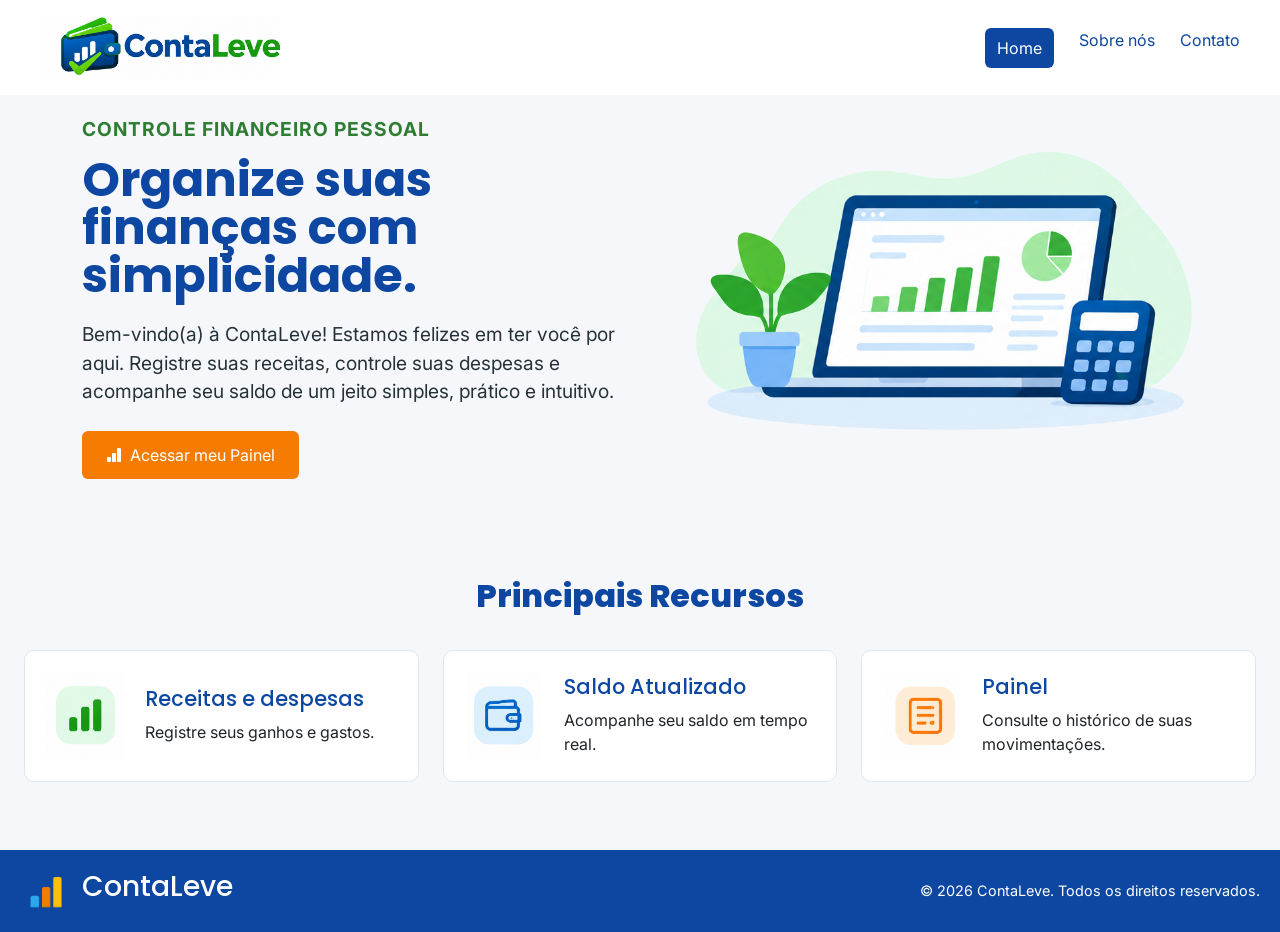
<file: index.html>
<!doctype html>
<html lang="pt-BR">
  <head>
    <meta charset="UTF-8" />
    <meta name="viewport" content="width=device-width, initial-scale=1.0" />
    <title>ContaLeve | Index</title>
    <link rel="preconnect" href="https://fonts.googleapis.com" />
    <link rel="preconnect" href="https://fonts.gstatic.com" crossorigin />
    <link
      href="https://fonts.googleapis.com/css2?family=Poppins:wght@400;600;700;800&amp;family=Inter:wght@400;500;600;700&amp;display=swap"
      rel="stylesheet"
    />
    <link
      href="https://cdn.jsdelivr.net/npm/bootstrap@5.3.3/dist/css/bootstrap.min.css"
      rel="stylesheet"
    />
    <link rel="stylesheet" href="./css/style.css" />
    <link
      rel="stylesheet"
      href="https://cdn.jsdelivr.net/npm/bootstrap-icons@1.13.1/font/bootstrap-icons.min.css"
    />
  </head>
  <body>
    <header>
      <img
        src="./assets/img/contaleve-logo.png"
        alt="Logo da ContaLeve"
        class="logo-contaleve"
      />
      <nav>
        <ul>
          <li><a href="index.html" aria-current="page">Home</a></li>
          <li><a href="sobre.html">Sobre nós</a></li>
          <li><a href="contato.html">Contato</a></li>
        </ul>
      </nav>
    </header>
    <main>
      <section class="hero hero-inicio container">
        <div class="row align-items-center">
          <div class="col-md-6">
            <p class="hero-subtitulo">Controle financeiro pessoal</p>

            <h1 class="hero-titulo">
              Organize suas finanças com simplicidade.
            </h1>

            <p class="hero-descricao">
              Bem-vindo(a) à ContaLeve! Estamos felizes em ter você por aqui. Registre suas receitas, controle suas despesas e acompanhe
              seu saldo de um jeito simples, prático e intuitivo.
            </p>

            <a href="painel.html" class="btn-painel">
              <i class="bi bi-bar-chart-fill"></i>
              <span>Acessar meu Painel</span></a
            >
          </div>

          <div class="col-md-6 text-center">
            <img
              src="./assets/img/dashboard-financas-bg.png"
              alt="Ilustração sobre organização financeira pessoal"
              class="hero-imagem"
            />
          </div>
        </div>
      </section>

      <section
        class="recursos recursos-inicio container-fluid px-3 px-xl-4 py-5"
      >
        <h2 class="text-center mb-4 titulo-recursos">Principais Recursos</h2>
        <div class="row g-4">
          <div class="col-12 col-md-4">
            <div class="card recurso-card h-100">
              <div class="card-body d-flex align-items-center gap-3 text-start">
                <img
                  src="./assets/img/icone-receitas.png"
                  alt="Ícone de receitas"
                  class="icone-recurso"
                />

                <div class="recurso-conteudo">
                  <h3 class="card-title">Receitas e despesas</h3>
                  <p class="card-text">Registre seus ganhos e gastos.</p>
                </div>
              </div>
            </div>
          </div>
          <div class="col-12 col-md-4">
            <div class="card recurso-card h-100">
              <div class="card-body d-flex align-items-center gap-3 text-start">
                <img
                  src="./assets/img/icone-saldo.png"
                  alt="Ícone de saldo"
                  class="icone-recurso"
                />
                <div class="recurso-conteudo">
                  <h3 class="card-title">Saldo Atualizado</h3>
                  <p class="card-text">Acompanhe seu saldo em tempo real.</p>
                </div>
              </div>
            </div>
          </div>
          <div class="col-12 col-md-4">
            <div class="card recurso-card h-100">
              <div class="card-body d-flex align-items-center gap-3 text-start">
                <img
                  src="./assets/img/icone-extrato.png"
                  alt="Ícone de extrato"
                  class="icone-recurso"
                />
                <div class="recurso-conteudo">
                  <h3 class="card-title">Painel</h3>
                  <p class="card-text">
                    Consulte o histórico de suas movimentações.
                  </p>
                </div>
              </div>
            </div>
          </div>
        </div>
      </section>
    </main>
    <footer class="footer-pagina footer-home py-3">
      <div class="footer-pagina-identidade">
        <img
          src="./assets/img/contaleve-barras.png"
          alt="Logo da ContaLeve"
          class="icone-contaleve-footer"
        />
        <h3 class="footer-titulo">ContaLeve</h3>
      </div>
      <p class="footer-copyright">
        &copy; 2026 ContaLeve. Todos os direitos reservados.
      </p>
    </footer>
  </body>
</html>
</file>
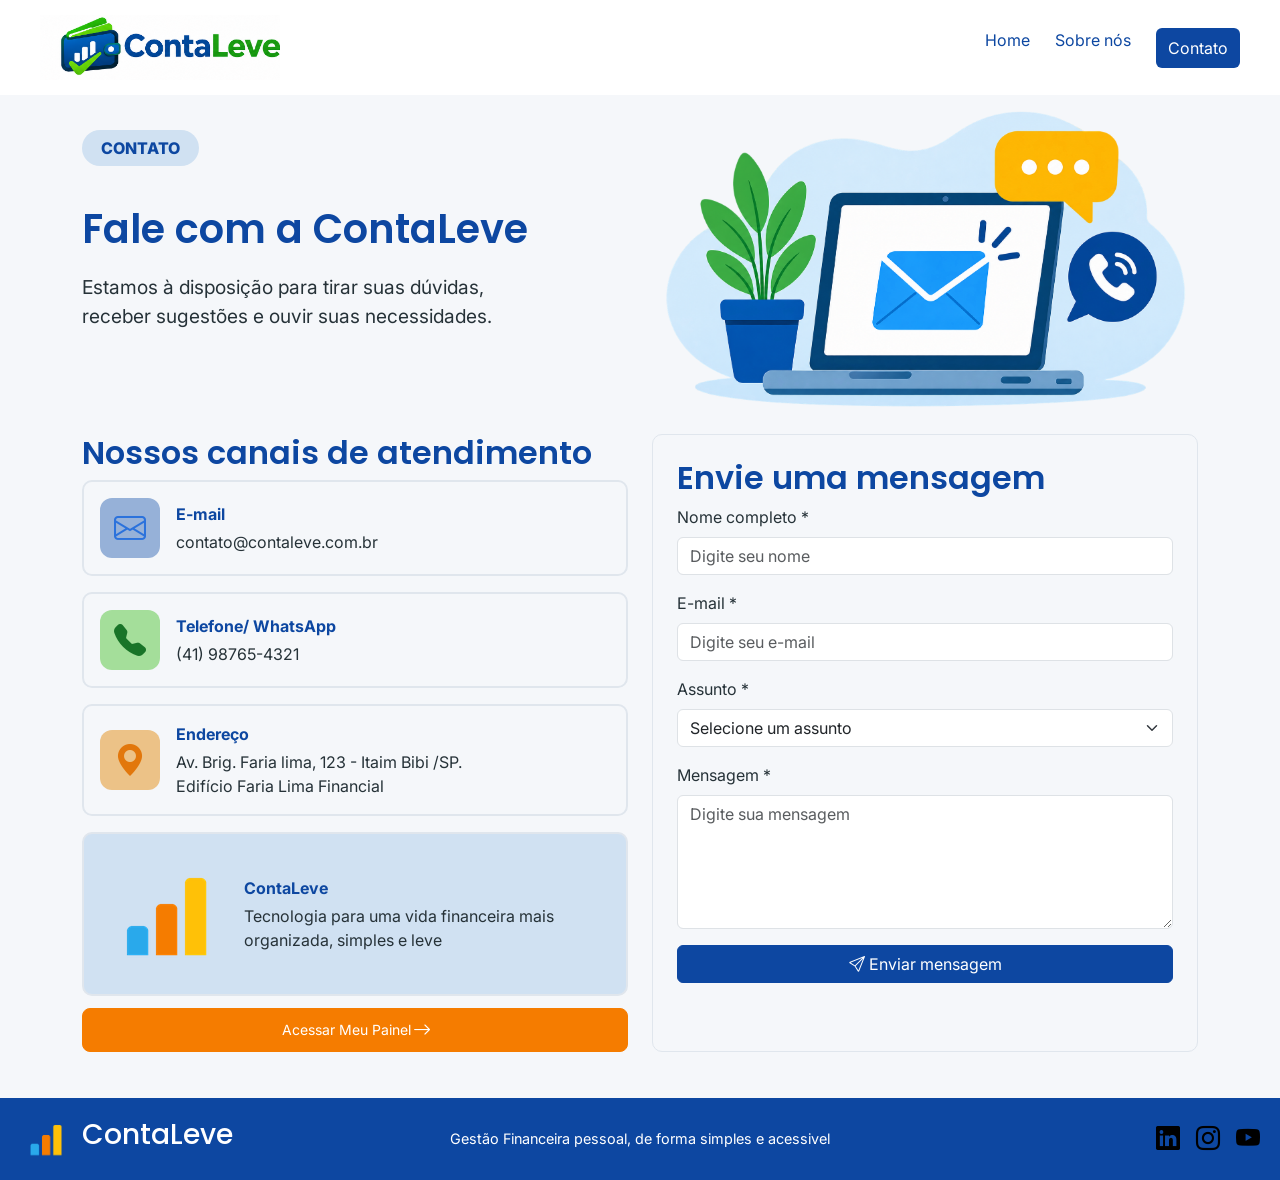
<file: contato.html>
<!doctype html>
<html lang="pt-BR">
  <head>
    <meta charset="UTF-8" />
    <meta name="viewport" content="width=device-width, initial-scale=1.0" />
    <title>ContaLeve | Contato</title>
    <link rel="preconnect" href="https://fonts.googleapis.com" />
    <link rel="preconnect" href="https://fonts.gstatic.com" crossorigin />
    <link
      href="https://fonts.googleapis.com/css2?family=Poppins:wght@400;600;700;800&amp;family=Inter:wght@400;500;600;700&amp;display=swap"
      rel="stylesheet"
    />
    <link
      href="https://cdn.jsdelivr.net/npm/bootstrap@5.3.3/dist/css/bootstrap.min.css"
      rel="stylesheet"
    />
    <link rel="stylesheet" href="./css/style.css" />
    <script src="./js/app.js" defer></script>
    <link
      rel="stylesheet"
      href="https://cdn.jsdelivr.net/npm/bootstrap-icons@1.11.3/font/bootstrap-icons.min.css"
    />
  </head>
  <body>
    <header>
      <img
        src="./assets/img/contaleve-logo.png"
        alt="Logo da ContaLeve"
        class="logo-contaleve"
      />
      <nav>
        <ul>
          <li><a href="index.html">Home</a></li>
          <li><a href="sobre.html">Sobre nós</a></li>
          <li><a href="contato.html" aria-current="page">Contato</a></li>
        </ul>
      </nav>
    </header>
    <main>
      <section class="hero hero-painel hero-sobre hero-contato container">
        <div class="row align-items-center">
          <div class="col-12 col-md-6">
            <p class="h2-hero-subtitulo sobre-badge">Contato</p>
            <h1 class="h2-hero-titulo">Fale com a ContaLeve</h1>
            <p class="h2-hero-descricao">
              Estamos à disposição para tirar suas dúvidas,<br />
              receber sugestões e ouvir suas necessidades.
            </p>
          </div>
          <div class="col-12 col-md-6 text-center">
            <img
              src="./assets/img/contato-financas.png"
              alt="Ilustração sobre organização financeira pessoal"
              class="hero-imagem"
            />
          </div>
        </div>
      </section>
      <div class="container py-3">
        <div class="contato-sections">
          <section class="contato-canais-section">
            <h2 class="h2-hero-subtitulo-contato">
              Nossos canais de atendimento
            </h2>
            <div class="contato-info-card">
              <i class="bi bi-envelope icone-envelope"></i>
              <div>
                <p class="contato-info-titulo">E-mail</p>
                <p class="h2-hero-descricao mb-0">contato@contaleve.com.br</p>
              </div>
            </div>
            <div class="contato-info-card">
              <i class="bi bi-telephone-fill icone-telephone"></i>
              <div>
                <p class="contato-info-titulo">Telefone/ WhatsApp</p>
                <p class="h2-hero-descricao mb-0">(41) 98765-4321</p>
              </div>
            </div>
            <div class="contato-info-card">
              <i class="bi bi-geo-alt-fill icone-geo"></i>
              <div>
                <p class="contato-info-titulo">Endereço</p>
                <p class="h2-hero-descricao mb-0">
                  Av. Brig. Faria lima, 123 - Itaim Bibi /SP.<br />
                  Edifício Faria Lima Financial
                </p>
              </div>
            </div>
            <div class="contato-info-card contato-info-card-marca">
              <img
                src="./assets/img/contaleve-barras.png"
                alt="Logo ContaLeve"
                class="icone-contaleve"
              />
              <div>
                <p class="contato-info-titulo">ContaLeve</p>
                <p class="h2-hero-descricao mb-0">
                  Tecnologia para uma vida financeira mais organizada,
                  simples e leve
                </p>
              </div>
            </div>
            <a
              href="painel.html"
              class="btn btn-destaque btn-sm painel-btn-adicionar contato-cta-botao w-100"
            >
              Acessar Meu Painel <i class="bi bi-arrow-right"></i>
            </a>
          </section>
          <section class="contato-form-section">
            <h2 class="h2-hero-subtitulo-contato">Envie uma mensagem</h2>
            <form id="contato-form">
              <div class="mb-3">
                <label for="nomeCompleto" class="form-label">
                  Nome completo <span aria-hidden="true">*</span>
                </label>
                <input
                  type="text"
                  class="form-control"
                  id="nomeCompleto"
                  name="nomeCompleto"
                  placeholder="Digite seu nome"
                  required
                />
              </div>
              <div class="mb-3">
                <label for="email" class="form-label">
                  E-mail <span aria-hidden="true">*</span>
                </label>
                <input
                  type="email"
                  class="form-control"
                  id="email"
                  name="email"
                  placeholder="Digite seu e-mail"
                  required
                />
              </div>
              <div class="mb-3">
                <label for="assunto" class="form-label">
                  Assunto <span aria-hidden="true">*</span>
                </label>
                <select
                  class="form-select"
                  id="assunto"
                  name="assunto"
                  required
                >
                  <option value="" selected disabled>Selecione um assunto</option>
                  <option value="precos-planos">Dúvidas sobre preços e planos</option>
                  <option value="demonstracao">Solicitar demonstração gratuita</option>
                  <option value="conhecer-plataforma">Quero conhecer melhor a plataforma</option>
                  <option value="recursos-funcionalidades">Dúvidas sobre recursos e funcionalidades</option>
                  <option value="outros">Outros assuntos</option>
                </select>
              </div>
              <div class="mb-3">
                <label for="mensagem" class="form-label">
                  Mensagem <span aria-hidden="true">*</span>
                </label>
                <textarea
                  class="form-control"
                  id="mensagem"
                  name="mensagem"
                  placeholder="Digite sua mensagem"
                  rows="5"
                  required
                ></textarea>
              </div>
              <button type="submit" class="btn btn-principal w-100">
                <i class="bi bi-send"></i> Enviar mensagem
              </button>
              <div
                id="contato-feedback"
                class="alert d-none mt-3"
                role="status"
                aria-live="polite"
              ></div>
            </form>
          </section>
        </div>
      </div>
    </main>
    <footer class="footer-pagina footer-home footer-tres-colunas py-3">
      <div class="footer-pagina-identidade">
        <img
          src="./assets/img/contaleve-barras.png"
          alt="Logo da ContaLeve"
          class="icone-contaleve-footer"
        />
        <h3 class="footer-titulo">ContaLeve</h3>
      </div>
      <p class="footer-frase">
        Gestão Financeira pessoal, de forma simples e acessivel
      </p>
      <div class="footer-pagina-redes" aria-label="Redes sociais">
        <i class="bi bi-linkedin" aria-label="LinkedIn"></i>
        <i class="bi bi-instagram" aria-label="Instagram"></i>
        <i class="bi bi-youtube" aria-label="YouTube"></i>
      </div>
    </footer>
  </body>
</html>
</file>
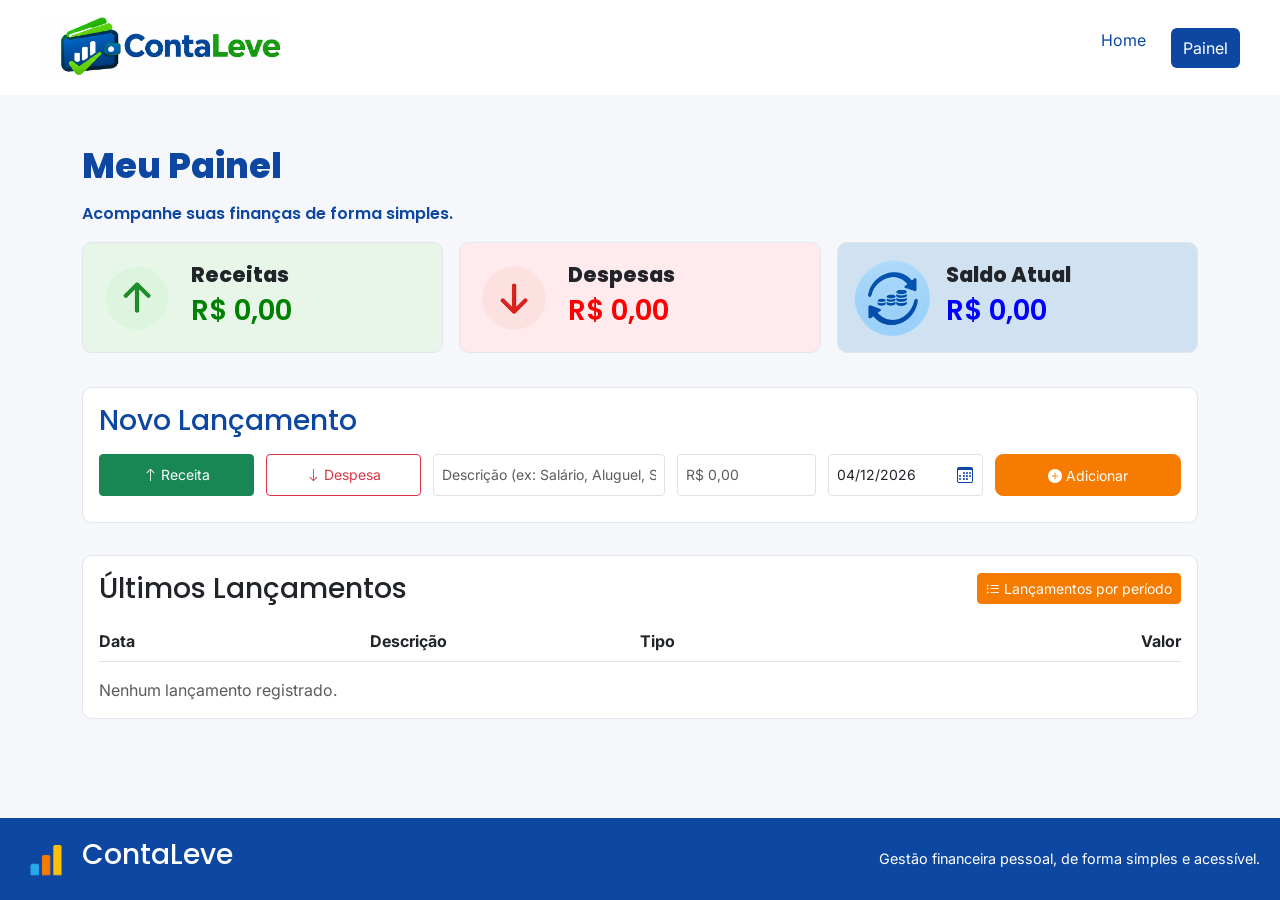
<file: painel.html>
<!doctype html>
<html lang="pt-BR">
  <head>
    <meta charset="UTF-8" />
    <meta name="viewport" content="width=device-width, initial-scale=1.0" />
    <title>ContaLeve | Meu Painel</title>
    <link rel="preconnect" href="https://fonts.googleapis.com" />
    <link rel="preconnect" href="https://fonts.gstatic.com" crossorigin />
    <link
      href="https://fonts.googleapis.com/css2?family=Poppins:wght@400;600;700;800&amp;family=Inter:wght@400;500;600;700&amp;display=swap"
      rel="stylesheet"
    />
    <link
      href="https://cdn.jsdelivr.net/npm/bootstrap@5.3.3/dist/css/bootstrap.min.css"
      rel="stylesheet"
    />
    <link rel="stylesheet" href="./css/style.css" />
    <script
      src="https://cdn.jsdelivr.net/npm/bootstrap@5.3.3/dist/js/bootstrap.bundle.min.js"
      defer
    ></script>
    <script src="./js/app.js" defer></script>
    <link
      rel="stylesheet"
      href="https://cdn.jsdelivr.net/npm/bootstrap-icons@1.11.3/font/bootstrap-icons.min.css"
    />
  </head>
  <body>
    <header>
      <img
        src="./assets/img/contaleve-logo.png"
        alt="Logo da ContaLeve"
        class="logo-contaleve"
      />
      <nav>
        <ul>
          <li><a href="index.html">Home</a></li>
          <li><a href="painel.html" aria-current="page">Painel</a></li>
        </ul>
      </nav>
    </header>
    <main>
      <section class="hero hero-painel container">
        <div class="row align-items-center">
          <div class="col-12 col-md-6">
            <h1 class="h2-hero-subtitulo">Meu Painel</h1>
            <p class="h2-hero-titulo">
              Acompanhe suas finanças de forma simples.
            </p>
          </div>
        </div>
      </section>

      <section class="recursos painel-resumo container pt-0 pb-2">
        <div class="row g-3">
          <div class="col-12 col-md-4">
            <div class="card recurso-card receitas-card h-100">
              <div class="card-body d-flex align-items-center gap-3 text-start">
                <img
                  src="./assets/img/contaleve-receita.png"
                  alt="Ícone de receitas"
                  class="icone-recurso"
                />
                <div class="recurso-conteudo">
                  <p class="painel-p-titulo">Receitas</p>
                  <h3 id="total-receitas" class="painel-h3-receitas">R$ 0,00</h3>
                </div>
              </div>
            </div>
          </div>
          <div class="col-12 col-md-4">
            <div class="card recurso-card despesas-card h-100">
              <div class="card-body d-flex align-items-center gap-3 text-start">
                <img
                  src="./assets/img/contaleve-despesa.png"
                  alt="Ícone de despesas"
                  class="icone-recurso"
                />
                <div class="recurso-conteudo">
                  <p class="painel-p-titulo">Despesas</p>
                  <h3 id="total-despesas" class="painel-h3-despesas">R$ 0,00</h3>
                </div>
              </div>
            </div>
          </div>
          <div class="col-12 col-md-4">
            <div class="card recurso-card saldo-card h-100">
              <div class="card-body d-flex align-items-center gap-3 text-start">
                <img
                  src="./assets/img/contaleve-saldo.png"
                  alt="Ícone de saldo"
                  class="icone-recurso"
                />
                <div class="recurso-conteudo">
                  <p class="painel-p-titulo">Saldo Atual</p>
                  <h3 id="saldo-atual" class="painel-h3-saldo">R$ 0,00</h3>
                </div>
              </div>
            </div>
          </div>
        </div>
      </section>
      <section class="container py-3">
        <div class="row">
          <div class="col-12">
            <div class="card recurso-card h-100">
              <div class="card-body text-start">
                <h3 class="mb-3 titulo-lancamento">Novo Lançamento</h3>
                <div class="painel-form-lancamento">
                  <button
                    id="btn-receita"
                    type="button"
                    class="btn btn-success btn-sm painel-btn-receita"
                  >
                    <i class="bi bi-arrow-up"></i> Receita
                  </button>
                  <button
                    id="btn-despesa"
                    type="button"
                    class="btn btn-danger btn-sm painel-btn-despesa"
                  >
                    <i class="bi bi-arrow-down"></i> Despesa
                  </button>
                  <div class="campo-descricao">
                    <input
                      type="text"
                      class="form-control form-control-sm"
                      id="descricao"
                      placeholder="Descrição (ex: Salário, Aluguel, Supermercado)"
                    />
                  </div>
                  <div class="campo-valor">
                    <input
                      type="text"
                      class="form-control form-control-sm"
                      id="valor"
                      inputmode="numeric"
                      autocomplete="off"
                      placeholder="R$ 0,00"
                      aria-label="Valor do lançamento"
                    />
                  </div>
                  <div class="campo-data">
                    <input
                      type="text"
                      class="form-control form-control-sm"
                      id="data"
                      inputmode="numeric"
                      autocomplete="off"
                      maxlength="10"
                      placeholder="dd/mm/aaaa"
                      aria-label="Data do lançamento"
                    />
                    <span class="campo-data-icone" aria-hidden="true">
                      <i class="bi bi-calendar3"></i>
                    </span>
                    <input
                      type="date"
                      class="campo-data-picker"
                      id="data-picker"
                      tabindex="-1"
                      aria-hidden="true"
                    />
                  </div>
                  <button
                    id="btn-adicionar"
                    type="button"
                    class="btn btn-destaque btn-sm painel-btn-adicionar"
                  >
                    <i class="bi bi-plus-circle-fill"></i> Adicionar
                  </button>
                </div>
              </div>
            </div>
          </div>
        </div>
      </section>
      <section class="container py-3">
        <div class="card recurso-card h-100">
          <div
            class="card-body d-flex flex-wrap justify-content-between align-items-center gap-3 text-start"
          >
            <h3 class="mb-0">Últimos Lançamentos</h3>
            <button
              id="btn-extrato"
              type="button"
              class="btn btn-destaque btn-sm"
            >
              <i class="bi bi-list-ul"></i>
              <span id="btn-extrato-rotulo">Selecione o período</span>
            </button>
            <div
              class="row g-0 w-100 mt-2 fw-bold border-bottom pb-2 painel-lista-cabecalho"
            >
              <div class="col-6 col-md-3">Data</div>
              <div class="col-6 col-md-3">Descrição</div>
              <div class="col-6 col-md-3">Tipo</div>
              <div class="col-6 col-md-3 text-md-end">Valor</div>
            </div>
            <div id="lista-lancamentos" class="w-100" aria-live="polite">
              <p class="text-muted mb-0">
                Nenhum lançamento registrado.
              </p>
            </div>
          </div>
        </div>
      </section>
    </main>
    <footer class="footer-pagina footer-home py-3">
      <div class="footer-pagina-identidade">
        <img
          src="./assets/img/contaleve-barras.png"
          alt="Logo da ContaLeve"
          class="icone-contaleve-footer"
        />
        <h3 class="footer-titulo">ContaLeve</h3>
      </div>
      <p class="footer-copyright">
         Gestão financeira pessoal, de forma simples e acessível.
      </p>
    </footer>
    <div
      class="modal fade"
      id="modal-periodo"
      tabindex="-1"
      aria-labelledby="modal-periodo-titulo"
      aria-hidden="true"
    >
      <div class="modal-dialog modal-dialog-centered">
        <div class="modal-content">
          <div class="modal-header">
            <h5 class="modal-title" id="modal-periodo-titulo">
              Lançamentos por período
            </h5>
            <button
              type="button"
              class="btn-close"
              data-bs-dismiss="modal"
              aria-label="Fechar"
            ></button>
          </div>
          <div class="modal-body">
            <div class="form-check">
              <input
                class="form-check-input"
                type="radio"
                name="periodo-opcao"
                id="periodo-7"
                value="7d"
              />
              <label class="form-check-label" for="periodo-7">
                Últimos 7 dias
              </label>
            </div>
            <div class="form-check">
              <input
                class="form-check-input"
                type="radio"
                name="periodo-opcao"
                id="periodo-15"
                value="15d"
              />
              <label class="form-check-label" for="periodo-15">
                Últimos 15 dias
              </label>
            </div>
            <div class="form-check">
              <input
                class="form-check-input"
                type="radio"
                name="periodo-opcao"
                id="periodo-30"
                value="30d"
              />
              <label class="form-check-label" for="periodo-30">
                Últimos 30 dias (1 mês)
              </label>
            </div>
            <div class="form-check">
              <input
                class="form-check-input"
                type="radio"
                name="periodo-opcao"
                id="periodo-custom"
                value="custom"
              />
              <label class="form-check-label" for="periodo-custom">
                Período específico
              </label>
            </div>
            <div id="periodo-custom-campos" class="row g-2 mt-1 d-none">
              <div class="col-6">
                <label class="form-label mb-1" for="periodo-de">De</label>
                <div class="campo-data">
                  <input
                    type="text"
                    id="periodo-de"
                    class="form-control form-control-sm"
                    inputmode="numeric"
                    autocomplete="off"
                    maxlength="10"
                    placeholder="dd/mm/aaaa"
                  />
                  <span class="campo-data-icone" aria-hidden="true">
                    <i class="bi bi-calendar3"></i>
                  </span>
                  <input
                    type="date"
                    class="campo-data-picker"
                    id="periodo-de-picker"
                    tabindex="-1"
                    aria-hidden="true"
                  />
                </div>
              </div>
              <div class="col-6">
                <label class="form-label mb-1" for="periodo-ate">Até</label>
                <div class="campo-data">
                  <input
                    type="text"
                    id="periodo-ate"
                    class="form-control form-control-sm"
                    inputmode="numeric"
                    autocomplete="off"
                    maxlength="10"
                    placeholder="dd/mm/aaaa"
                  />
                  <span class="campo-data-icone" aria-hidden="true">
                    <i class="bi bi-calendar3"></i>
                  </span>
                  <input
                    type="date"
                    class="campo-data-picker"
                    id="periodo-ate-picker"
                    tabindex="-1"
                    aria-hidden="true"
                  />
                </div>
              </div>
            </div>
          </div>
          <div class="modal-footer">
            <button
              type="button"
              id="periodo-limpar"
              class="btn btn-sm btn-outline-secondary"
            >
              Limpar filtro
            </button>
            <button
              type="button"
              id="periodo-aplicar"
              class="btn btn-sm btn-principal"
            >
              Aplicar
            </button>
          </div>
        </div>
      </div>
    </div>
  </body>
</html>
</file>
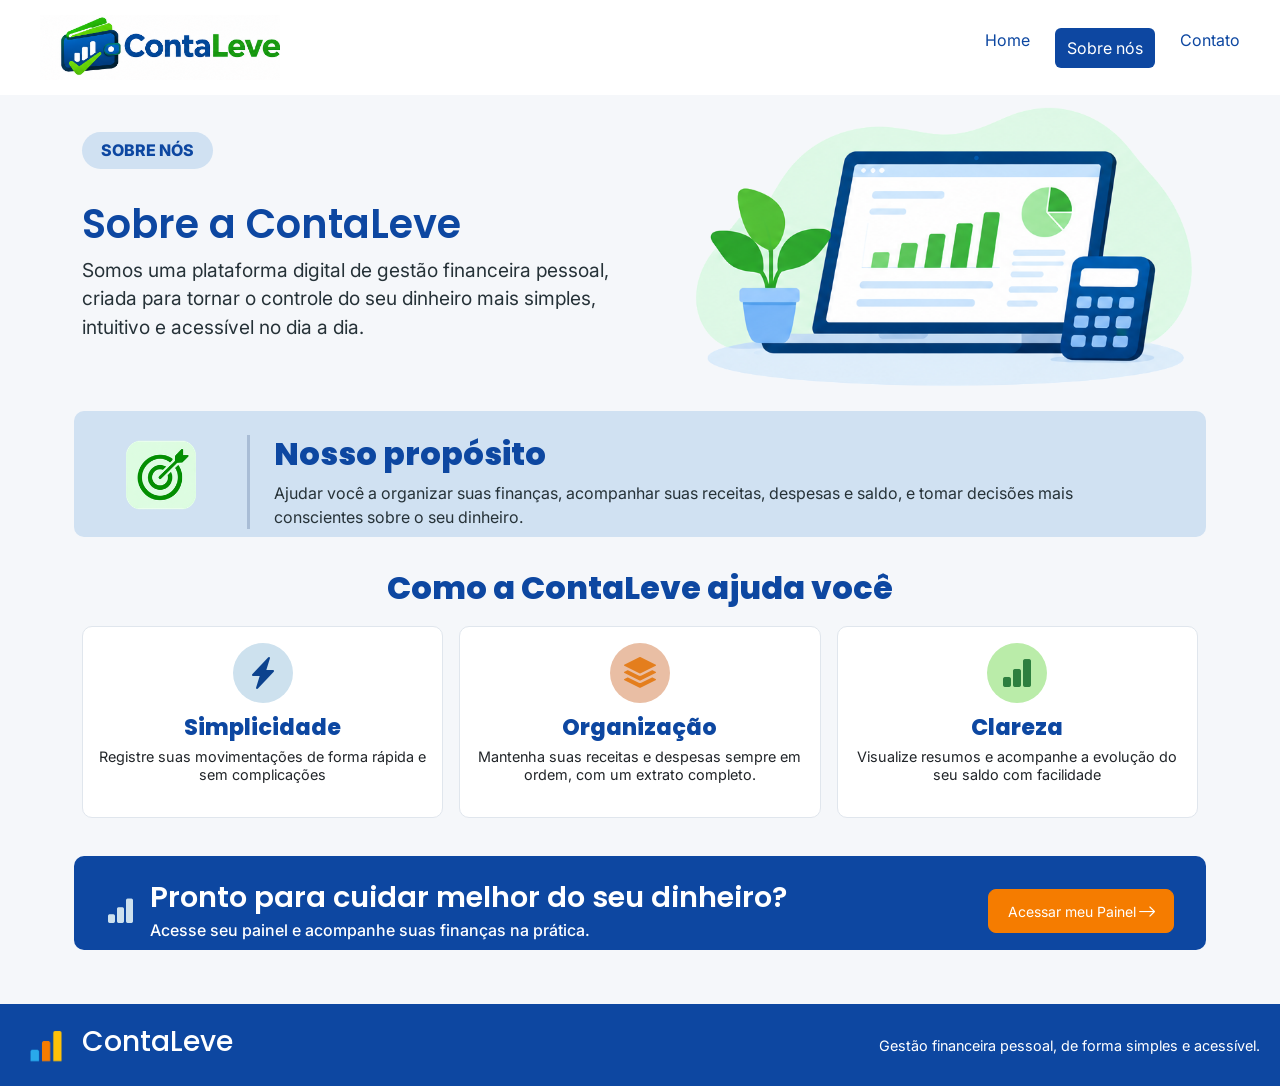
<file: sobre.html>
<!doctype html>
<html lang="pt-BR">
  <head>
    <meta charset="UTF-8" />
    <meta name="viewport" content="width=device-width, initial-scale=1.0" />
    <title>ContaLeve | Sobre Nós</title>
    <link rel="preconnect" href="https://fonts.googleapis.com" />
    <link rel="preconnect" href="https://fonts.gstatic.com" crossorigin />
    <link
      href="https://fonts.googleapis.com/css2?family=Poppins:wght@400;600;700;800&amp;family=Inter:wght@400;500;600;700&amp;display=swap"
      rel="stylesheet"
    />
    <link
      href="https://cdn.jsdelivr.net/npm/bootstrap@5.3.3/dist/css/bootstrap.min.css"
      rel="stylesheet"
    />
    <link rel="stylesheet" href="./css/style.css" />
    <link
      rel="stylesheet"
      href="https://cdn.jsdelivr.net/npm/bootstrap-icons@1.11.3/font/bootstrap-icons.min.css"
    />
  </head>
  <body>
    <header>
      <img
        src="./assets/img/contaleve-logo.png"
        alt="Logo da ContaLeve"
        class="logo-contaleve"
      />
      <nav>
        <ul>
          <li><a href="index.html">Home</a></li>
          <li><a href="sobre.html" aria-current="page">Sobre nós</a></li>
          <li><a href="contato.html">Contato</a></li>
        </ul>
      </nav>
    </header>
    <main>
      <section class="hero hero-painel hero-sobre container">
        <div class="row align-items-center">
          <div class="col-12 col-md-6">
            <p class="h2-hero-subtitulo sobre-badge">Sobre nós</p>
            <h1 class="h2-hero-titulo">Sobre a ContaLeve</h1>
            <p class="h2-hero-descricao">
              Somos uma plataforma digital de gestão financeira pessoal,<br />
              criada para tornar o controle do seu dinheiro mais simples,<br />
              intuitivo e acessível no dia a dia.
            </p>
          </div>
          <div class="col-12 col-md-6 text-center">
            <img
              src="./assets/img/dashboard-financas-bg.png"
              alt="Ilustração sobre organização financeira pessoal"
              class="hero-imagem"
            />
          </div>
        </div>
      </section>

      <section class="container py-3">
        <div class="proposito-card row g-3 align-items-center px-4 py-2">
          <div class="col-12 col-md-2 d-flex align-items-center">
            <img
              src="./assets/img/contaleve-target.png"
              alt=""
              class="icone-proposito"
            />
          </div>
          <div class="col-12 col-md-10 proposito-conteudo">
            <h2 class="h2-hero-subtitulo">Nosso propósito</h2>
            <p class="h2-hero-descricao mb-0">
              Ajudar você a organizar suas finanças, acompanhar suas receitas,
              despesas e saldo, e tomar decisões mais conscientes sobre o seu
              dinheiro.
            </p>
          </div>
        </div>
      </section>

      <section class="container py-3">
        <h2 class="h2-hero-subtitulo text-center">
          Como a ContaLeve ajuda você
        </h2>
        <div class="row g-3">
          <div class="col-12 col-md-4">
            <div class="card recurso-card h-100">
              <div
                class="card-body d-flex flex-column align-items-center gap-2 text-center"
              >
                <i class="bi bi-lightning-charge-fill icone-beneficio"></i>
                <div class="recurso-conteudo">
                  <p class="sobre-p-titulo">Simplicidade</p>
                  <h3 class="sobre-h3-descricao">
                    Registre suas movimentações de forma rápida e sem
                    complicações
                  </h3>
                </div>
              </div>
            </div>
          </div>
          <div class="col-12 col-md-4">
            <div class="card recurso-card h-100">
              <div
                class="card-body d-flex flex-column align-items-center gap-2 text-center"
              >
                <i class="bi bi-stack icone-organizacao"></i>
                <div class="recurso-conteudo">
                  <p class="sobre-p-titulo">Organização</p>
                  <h3 class="sobre-h3-descricao">
                    Mantenha suas receitas e despesas sempre em ordem, com um
                    extrato completo.
                  </h3>
                </div>
              </div>
            </div>
          </div>
          <div class="col-12 col-md-4">
            <div class="card recurso-card h-100">
              <div
                class="card-body d-flex flex-column align-items-center gap-2 text-center"
              >
                <i class="bi bi-bar-chart-fill icone-clareza"></i>
                <div class="recurso-conteudo">
                  <p class="sobre-p-titulo">Clareza</p>
                  <h3 class="sobre-h3-descricao">
                    Visualize resumos e acompanhe a evolução do seu saldo com
                    facilidade
                  </h3>
                </div>
              </div>
            </div>
          </div>
        </div>
      </section>
      <section class="container py-4 mt-4">
        <div class="pronto-card row g-3 align-items-center px-4 py-2">
          <div class="col-auto">
            <i class="bi bi-bar-chart-fill icone-pronto"></i>
          </div>
          <div class="col">
            <h2 class="h2-hero-subtitulo mb-1">
              Pronto para cuidar melhor do seu dinheiro?
            </h2>
            <p class="h2-hero-descricao mb-0">
              Acesse seu painel e acompanhe suas finanças na prática.
            </p>
          </div>
          <div class="col-12 col-md-auto ms-md-auto text-md-end">
            <a
              href="painel.html"
              class="btn btn-destaque btn-sm painel-btn-adicionar sobre-cta-botao"
            >
              Acessar meu Painel <i class="bi bi-arrow-right"></i>
            </a>
          </div>
        </div>
      </section>
    </main>
    <footer class="footer-pagina footer-home py-3">
      <div class="footer-pagina-identidade">
        <img
          src="./assets/img/contaleve-barras.png"
          alt="Logo da ContaLeve"
          class="icone-contaleve-footer"
        />
        <h3 class="footer-titulo">ContaLeve</h3>
      </div>
      <p class="footer-copyright">
        Gestão financeira pessoal, de forma simples e acessível.
      </p>
    </footer>
  </body>
</html>
</file>
<file: css/style.css>
:root {
  --cor-principal: #0d47a1;
  --cor-secundaria: #2e7d32;
  --cor-destaque: #f57c00;
  --fonte-titulo: "Poppins", "Segoe UI", Arial, sans-serif;
  --fonte-texto: "Inter", "Segoe UI", Arial, sans-serif;
}

body {
  font-family: var(--fonte-texto);
  margin: 0;
  color: #263238;
  min-height: 100vh;
  display: flex;
  flex-direction: column;
}

h1,
h2,
h3,
h4,
h5,
h6,
.h2-hero-titulo,
.painel-p-titulo,
.sobre-p-titulo {
  font-family: var(--fonte-titulo);
}

main {
  background-color: #f5f7fa;
  flex: 1;
  padding-bottom: 30px;
}

main h2 {
  color: var(--cor-principal);
}

header {
  display: flex;
  justify-content: space-between;
  align-items: center;
  padding: 15px 40px;
}

header nav ul {
  display: flex;
  list-style: none;
  gap: 25px;
  margin: 0;
  padding: 0;
}

header a {
  text-decoration: none;
  color: var(--cor-principal);
}

header a:hover {
  color: var(--cor-secundaria);
}

header nav a[aria-current="page"] {
  display: inline-block;
  padding: 8px 12px;
  border-radius: 6px;
  background-color: var(--cor-principal);
  color: #ffffff;
}

.logo-contaleve {
  display: block;
  width: 240px;
  height: 65px;
  object-fit: cover;
  object-position: center;
}

.icon-contaleve {
  display: block;
  width: 100px;
  height: 65px;
  object-fit: cover;
  object-position: center;
}

.header-painel {
  background-color: var(--cor-principal);
  color: #ffffff;
  display: flex;
  justify-content: flex-start;
  align-items: center;
  gap: 12px;
  padding: 15px 40px;
  margin-top: 0;
}

.header-painel h2 {
  margin: 0;
}

.header-painel nav {
  margin-left: auto;
}

.header-painel nav ul {
  justify-content: flex-end;
}

.header-painel nav a {
  color: #ffffff;
}

.header-painel nav a[aria-current="page"] {
  padding: 8px 12px;
  border-radius: 6px;
  background-color: #ffffff;
  color: var(--cor-principal);
}

.header-painel nav a:hover {
  color: #d0e1f2;
}

.header-painel nav a[aria-current="page"]:hover {
  border-radius: 6px;
  background-color: #ffffff;
  color: var(--cor-principal);
}

.painel-btn-perfil {
  margin-left: auto;
  color: #ffffff;
  border-color: #ffffff;
}

.header-painel .painel-btn-perfil {
  margin-left: 12px;
}

.painel-btn-mes {
  width: 160px;
  flex: 1 1 auto;
  color: black;
  background-color: transparent;
  border: 0;
}

.painel-mes-grupo {
  width: 220px;
  margin-left: auto;
  border: 1px solid #88b9f9;
  border-radius: 8px;
  overflow: hidden;
}

.painel-mes-icone {
  color: #000000;
  background-color: transparent;
  border: 0;
}

@media (max-width: 767.98px) {
  header,
  .header-painel {
    flex-wrap: wrap;
    gap: 12px 18px;
    padding: 15px 20px;
  }
}

.hero {
  padding-top: 50px;
  padding-bottom: 50px;
}

.hero-inicio {
  padding-top: 20px;
}

.hero-painel {
  padding-bottom: 0;
}

section.hero.hero-sobre {
  padding-top: 0;
}

.hero .h2-hero-subtitulo {
  color: var(--cor-principal);
  font-size: 2.2rem;
  margin-bottom: 15px;
}

.hero .hero-subtitulo {
  color: var(--cor-secundaria);
  font-size: 1.2rem;
  font-weight: 700;
  text-transform: uppercase;
  letter-spacing: 1px;
  margin-bottom: 12px;
}

.hero .hero-titulo {
  color: var(--cor-principal);
  font-size: clamp(2rem, 4vw, 3rem);
  font-weight: 700;
  text-transform: none;
  line-height: 1;
  margin-bottom: 20px;
}

.hero .hero-descricao {
  color: #263238;
  font-size: 1.2rem;
  line-height: 1.5;
  margin-bottom: 20px;
}

.h2-hero-subtitulo {
  font-weight: 800;
}

.h2-hero-subtitulo-contato {
  font-weight: 600;
}

.h2-hero-titulo {
  font-weight: 600;
  color: var(--cor-principal);
}

.hero .h2-hero-descricao {
  font-size: 1.2rem;
}

.hero .sobre-badge {
  display: inline-block;
  position: relative;
  top: -16px;
  padding: 0.4rem 1.2rem;
  border-radius: 999px;
  background-color: #d0e1f2;
  color: var(--cor-principal);
  font-size: 1rem;
  text-transform: uppercase;
}

.hero-contato .sobre-badge {
  top: -36px;
}

.hero-contato .h2-hero-titulo {
  position: relative;
  top: -12px;
}

.hero-imagem {
  display: block;
  max-width: 100%;
  width: 600px;
  height: auto;
  background-color: #f5f7fa;
}

.btn-painel {
  display: inline-flex;
  align-items: center;
  justify-content: center;
  gap: 8px;
  margin-top: 5px;
  padding: 12px 24px;
  background-color: var(--cor-destaque);
  color: #ffffff;
  text-decoration: none;
  border-radius: 6px;
}

.btn-painel:hover {
  background-color: var(--cor-secundaria);
  color: #ffffff;
}

.icone-botao {
  width: 20px;
  height: 20px;
  object-fit: contain;
}

.painel-btn-receita {
  padding: 0.55rem 1.1rem;
}

.painel-btn-despesa {
  padding: 0.55rem 1.1rem;
}

.painel-btn-adicionar {
  padding: 0.65rem 1.2rem;
  border-radius: 8px;
}

.btn-destaque {
  background-color: var(--cor-destaque);
  border-color: var(--cor-destaque);
  color: #ffffff;
}

.btn-destaque:hover {
  background-color: var(--cor-destaque);
  border-color: var(--cor-destaque);
  color: #ffffff;
  filter: brightness(0.9);
}

.btn-principal {
  background-color: var(--cor-principal);
  border-color: var(--cor-principal);
  color: #ffffff;
}

.btn-principal:hover {
  background-color: #0a3a85;
  border-color: #0a3a85;
  color: #ffffff;
}

.contato-cta-botao {
  margin-top: 0.75rem;
}

.contato-cta-botao i {
  display: inline-block;
  transform: scale(1.3);
}

.sobre-cta-botao i {
  display: inline-block;
  transform: scale(1.3);
}

.recurso-card {
  margin-top: 10px;
  border: 1.5px solid #e0e6ed;
  border-radius: 10px;
  transition: transform 0.2s ease;
}

.recurso-card:hover {
  transform: translateY(-5px);
}

.titulo-recursos {
  font-weight: 800;
}

.receitas-card {
  background-color: #e8f5e9;
}

.despesas-card {
  background-color: #ffebee;
}

.saldo-card {
  background-color: #d0e1f2;
}

.recurso-conteudo {
  flex: 1;
  min-width: 0;
}

.recurso-conteudo .card-title {
  color: var(--cor-principal);
  font-size: 1.3rem;
  margin-bottom: 8px;
}

.recurso-conteudo .card-text {
  font-size: 1rem;
  margin-bottom: 0;
}

.icone-recurso {
  flex: 0 0 60px;
  width: 100px;
  height: 100px;
  object-fit: contain;
  margin: 0;
}

.recursos-inicio .icone-recurso {
  flex-basis: 88px;
  width: 88px;
  height: 88px;
}

.painel-resumo {
  padding-top: 0 !important;
  margin-top: -8px;
}

.painel-resumo .recurso-card {
  margin-top: 0;
}

.painel-resumo .icone-recurso {
  flex: 0 0 76px;
  width: 76px;
  height: 76px;
}

.painel-h3-despesas {
  color: red;
  font-weight: 600;
}

.painel-h3-receitas {
  color: green;
  font-weight: 600;
}

.painel-h3-saldo {
  color: blue;
  font-weight: 600;
}

.titulo-lancamento {
  color: var(--cor-principal);
}

.painel-lista-cabecalho > :not(:last-child),
#lista-lancamentos .row > :not(:last-child) {
  padding-right: 0.75rem;
}

.painel-lista-cabecalho > *,
#lista-lancamentos .row > * {
  overflow-wrap: break-word;
}

.painel-p-titulo {
  font-size: 1.3rem;
  font-weight: 800;
  margin-bottom: 4px;
}

.painel-form-lancamento {
  display: grid;
  grid-template-columns:
    minmax(100px, 1fr) minmax(100px, 1fr) minmax(170px, 1.5fr)
    minmax(100px, 0.9fr) minmax(130px, 1fr) minmax(120px, 1.2fr);
  align-items: end;
  gap: 0.75rem;
  border-radius: 10px;
}

.painel-form-lancamento > div {
  min-width: 0;
}

.painel-form-lancamento > button {
  width: 100%;
}

.painel-form-lancamento .form-control {
  width: 100%;
}

.painel-form-lancamento > button,
.painel-form-lancamento .form-control {
  height: 42px;
}

.campo-data {
  position: relative;
}

.campo-data .form-control {
  padding-right: 36px;
}

.campo-data-icone {
  position: absolute;
  top: 0;
  bottom: 0;
  right: 0;
  width: 36px;
  display: flex;
  align-items: center;
  justify-content: center;
  color: var(--cor-principal);
  pointer-events: none;
}

.campo-data-picker {
  position: absolute;
  top: 0;
  bottom: 0;
  right: 0;
  width: 36px;
  margin: 0;
  padding: 0;
  border: 0;
  opacity: 0;
  cursor: pointer;
}

@media (max-width: 767.98px) {
  .painel-form-lancamento {
    grid-template-columns: repeat(2, minmax(0, 1fr));
  }

  .painel-form-lancamento .campo-descricao {
    grid-column: 1 / -1;
  }
}

footer {
  background-color: var(--cor-principal);
  color: #ffffff;
  text-align: center;
  padding: 20px;
}

footer p {
  margin: 0;
  font-size: 0.9rem;
}

.footer-pagina {
  display: flex;
  justify-content: space-between;
  align-items: center;
  gap: 1rem;
}

.footer-pagina-identidade {
  display: flex;
  justify-content: flex-start;
  align-items: center;
  gap: 12px;
  text-align: left;
}

.footer-pagina-redes {
  display: flex;
  align-items: center;
  gap: 1rem;
  color: #000000;
  font-size: 1.5rem;
}

.footer-pagina > .footer-copyright {
  margin-left: auto;
  text-align: right;
}

.footer-home {
  background-color: var(--cor-principal);
}

.footer-home .footer-titulo {
  color: #ffffff;
}

.footer-home > .footer-copyright {
  color: #ffffff;
}

.footer-tres-colunas {
  display: grid;
  grid-template-columns: 1fr auto 1fr;
}

.footer-tres-colunas > .footer-frase {
  margin: 0;
  text-align: center;
  color: #ffffff;
}

.footer-tres-colunas > .footer-pagina-redes {
  justify-self: end;
}

.footer-sobre {
  background-color: #eaedf0;
}

.footer-sobre h3 {
  color: var(--cor-principal);
}

.footer-sobre p {
  color: black;
}

.footer-contato {
  background-color: #eaedf0;
}

.footer-contato h3 {
  color: var(--cor-principal);
}

.footer-contato p {
  color: black;
}

.icone-contaleve-footer {
  width: 50px;
  height: 50px;
  object-fit: contain;
  background-color: transparent;
}

@media (max-width: 767.98px) {
  .footer-pagina {
    flex-direction: column;
    align-items: stretch;
  }

  .footer-home {
    flex-direction: row;
    align-items: center;
  }

  .footer-pagina-identidade {
    flex-wrap: wrap;
  }

  .footer-pagina-redes {
    align-self: flex-end;
  }

  .footer-pagina > .footer-copyright {
    align-self: flex-end;
  }

  .footer-home .footer-pagina-identidade {
    flex-wrap: nowrap;
    gap: 0.5rem;
  }

  .footer-home > .footer-copyright {
    max-width: 45%;
    align-self: center;
  }

  .footer-tres-colunas {
    grid-template-columns: 1fr;
    justify-items: center;
  }

  .footer-tres-colunas > .footer-pagina-redes {
    justify-self: center;
  }
}

.proposito-card {
  background-color: #d0e1f2;
  border-radius: 10px;
}

@media (min-width: 768px) {
  .proposito-conteudo {
    border-left: 3px solid #a9bdd6;
    padding-left: 1.5rem;
    margin-left: -32px;
  }
}

.icone-proposito {
  width: 70px;
  height: 70px;
  object-fit: contain;
  margin-left: 20px;
  margin-bottom: 15px;
}

.icone-beneficio {
  color: #0c428e;
  font-size: 2rem;
  background-color: #cde1ee;
  width: 60px;
  height: 60px;
  border-radius: 50%;
  display: inline-flex;
  align-items: center;
  justify-content: center;
}

.icone-organizacao {
  color: #e47e1d;
  font-size: 2rem;
  background-color: #e9bea4;
  width: 60px;
  height: 60px;
  border-radius: 50%;
  display: inline-flex;
  align-items: center;
  justify-content: center;
}

.icone-clareza {
  color: #2d7f3f;
  font-size: 2rem;
  background-color: #baeca9;
  width: 60px;
  height: 60px;
  border-radius: 50%;
  display: inline-flex;
  align-items: center;
  justify-content: center;
}

.sobre-p-titulo {
  color: var(--cor-principal);
  font-size: 1.4rem;
  font-weight: 800;
  margin-bottom: 4px;
}

.sobre-h3-descricao {
  font-family: var(--fonte-texto);
  font-size: 0.9rem;
  font-weight: 400;
  margin-bottom: 8px;
}

.pronto-card {
  background-color: var(--cor-principal);
  border-radius: 10px;
}

.pronto-card .h2-hero-subtitulo {
  color: #ffffff;
  font-weight: 600;
  font-size: 1.8rem;
}

.pronto-card .h2-hero-descricao {
  color: #ffffff;
  font-weight: 500;
  font-size: 1rem;
}

.icone-pronto {
  color: #cde1ee;
  font-size: 1.75rem;
}

.icone-cuidar {
  color: #ffffff;
  font-size: 2rem;
  background-color: #baeca9;
  width: 60px;
  height: 60px;
  border-radius: 50%;
  display: inline-flex;
  align-items: center;
  justify-content: center;
}

.contato-sections {
  display: grid;
  grid-template-columns: repeat(2, minmax(0, 1fr));
  gap: 1.5rem;
}

@media (max-width: 767.98px) {
  .contato-sections {
    grid-template-columns: 1fr;
  }
}

.contato-form-section {
  padding: 1.5rem;
  border: 1px solid #e0e6ed;
  border-radius: 10px;
}

.contato-info-card {
  display: flex;
  align-items: center;
  gap: 1rem;
  padding: 1rem;
  border: 2px solid #e0e6ed;
  border-radius: 10px;
}

.contato-info-card + .contato-info-card {
  margin-top: 1rem;
}

.contato-info-card-marca {
  background-color: #d0e1f2;
}

.contato-info-titulo {
  margin-bottom: 0.25rem;
  color: var(--cor-principal);
  font-weight: 700;
}

.icone-envelope {
  color: #2b72dc;
  font-size: 2rem;
  background-color: #96b1d8;
  width: 60px;
  height: 60px;
  border-radius: 12px;
  display: inline-flex;
  align-items: center;
  justify-content: center;
}

.icone-telephone {
  color: #197428;
  font-size: 2rem;
  background-color: #a4de9a;
  width: 60px;
  height: 60px;
  border-radius: 12px;
  display: inline-flex;
  align-items: center;
  justify-content: center;
}

.icone-geo {
  color: #e2770c;
  font-size: 2rem;
  background-color: #ecc287;
  width: 60px;
  height: 60px;
  border-radius: 12px;
  display: inline-flex;
  align-items: center;
  justify-content: center;
}

.alerta-modal {
  width: min(420px, calc(100% - 2rem));
  padding: 0;
  border: none;
  border-radius: 16px;
  box-shadow: 0 20px 50px rgba(13, 71, 161, 0.25);
  font-family: var(--fonte-texto);
  color: #263238;
  margin: auto;
}

.alerta-modal::backdrop {
  background-color: rgba(13, 30, 60, 0.55);
  backdrop-filter: blur(2px);
}

.alerta-modal[open] {
  animation: alerta-entrada 0.2s ease-out;
}

@keyframes alerta-entrada {
  from {
    opacity: 0;
    transform: translateY(12px) scale(0.97);
  }
  to {
    opacity: 1;
    transform: translateY(0) scale(1);
  }
}

.alerta-modal-conteudo {
  display: flex;
  flex-direction: column;
  align-items: center;
  text-align: center;
  padding: 2rem 1.75rem 1.5rem;
  border-top: 6px solid var(--alerta-cor, var(--cor-destaque));
  border-radius: 16px;
}

.alerta-modal-icone {
  width: 64px;
  height: 64px;
  border-radius: 50%;
  display: flex;
  align-items: center;
  justify-content: center;
  font-size: 2rem;
  margin-bottom: 1rem;
  color: var(--alerta-cor, var(--cor-destaque));
  background-color: var(--alerta-fundo, #fff3e0);
}

.alerta-modal-titulo {
  font-family: var(--fonte-titulo);
  font-weight: 700;
  font-size: 1.3rem;
  color: var(--cor-principal);
  margin-bottom: 0.5rem;
}

.alerta-modal-mensagem {
  font-size: 1rem;
  line-height: 1.5;
  margin-bottom: 1.5rem;
}

.alerta-modal-botao {
  min-width: 140px;
  font-family: var(--fonte-titulo);
  font-weight: 600;
  border-radius: 8px;
  --bs-btn-bg: var(--cor-principal);
  --bs-btn-border-color: var(--cor-principal);
  --bs-btn-color: #ffffff;
  --bs-btn-hover-bg: #0a3a85;
  --bs-btn-hover-border-color: #0a3a85;
  --bs-btn-hover-color: #ffffff;
  --bs-btn-active-bg: #0a3a85;
  --bs-btn-active-border-color: #0a3a85;
  --bs-btn-active-color: #ffffff;
  --bs-btn-focus-shadow-rgb: 13, 71, 161;
}

.alerta-modal-botao:focus-visible {
  background-color: var(--cor-principal);
  color: #ffffff;
  box-shadow: 0 0 0 0.25rem rgba(13, 71, 161, 0.3);
}

.alerta-modal[data-tipo="aviso"] {
  --alerta-cor: var(--cor-destaque);
  --alerta-fundo: #fff3e0;
}

.alerta-modal[data-tipo="erro"] {
  --alerta-cor: #c62828;
  --alerta-fundo: #ffebee;
}

.alerta-modal[data-tipo="sucesso"] {
  --alerta-cor: var(--cor-secundaria);
  --alerta-fundo: #e8f5e9;
}

.alerta-modal[data-tipo="info"] {
  --alerta-cor: var(--cor-principal);
  --alerta-fundo: #e3f2fd;
}
</file>
